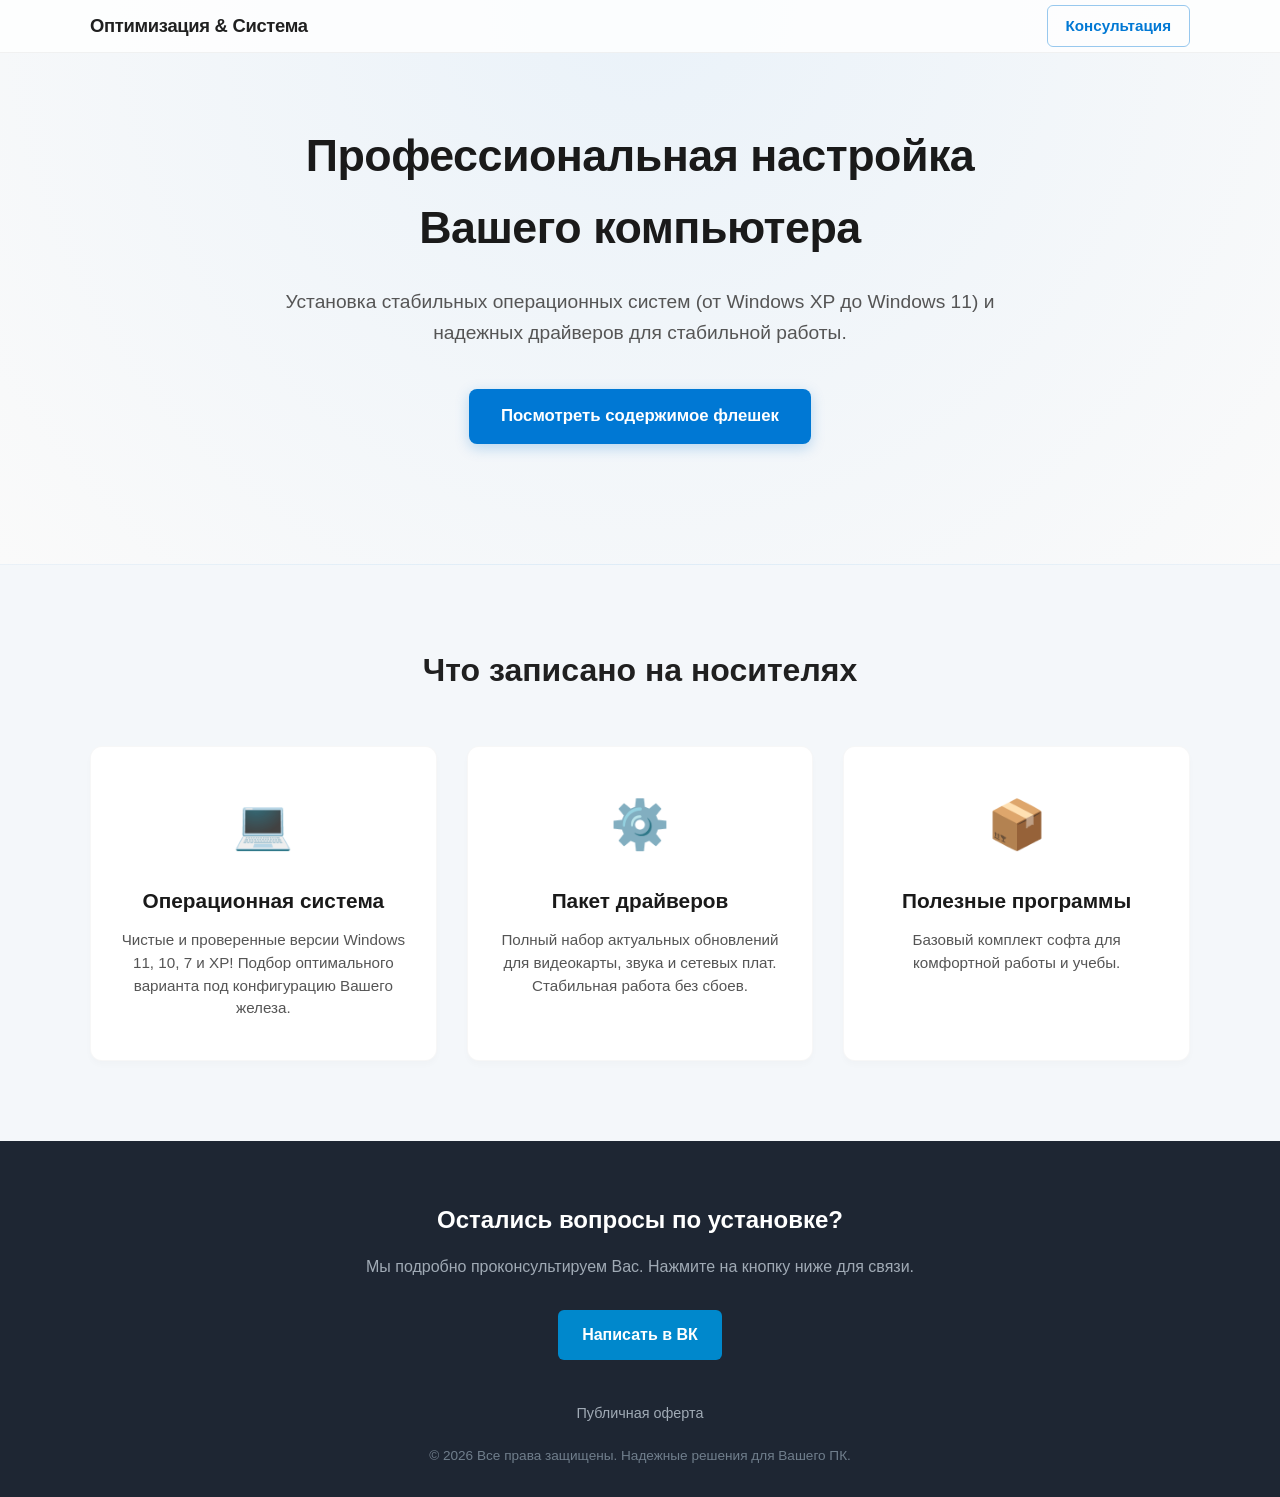
<file: index.html>
<!doctype html>
<html lang="ru">
  <head>
    <meta charset="UTF-8" />
    <meta name="viewport" content="width=device-width, initial-scale=1.0" />
    <title>Настройка Вашего ПК — Установка ОС и драйверов</title>
    <link rel="stylesheet" href="style.css" />
  </head>
  <body>
    <!-- Навигация (Шапка) -->
    <header class="header">
      <div class="container header-inner">
        <div class="logo">Оптимизация & Система</div>
        <a href="#contacts" class="btn-nav">Консультация</a>
      </div>
    </header>

    <!-- Главный экран (Hero) -->
    <section class="hero">
      <div class="container hero-inner">
        <h1 class="hero-title">Профессиональная настройка Вашего компьютера</h1>
        <p class="hero-subtitle">
          Установка стабильных операционных систем (от Windows XP до Windows 11)
          и надежных драйверов для стабильной работы.
        </p>
        <a href="#services" class="btn-main">Посмотреть содержимое флешек</a>
      </div>
    </section>

    <!-- Блок услуг (Сетка карточек) -->
    <section id="services" class="services">
      <div class="container">
        <h2 class="section-title">Что записано на носителях</h2>
        <div class="services-grid">
          <!-- Карточка 1 -->
          <div class="card">
            <div class="card-icon">💻</div>
            <h3 class="card-title">Операционная система</h3>
            <p class="card-text">
              Чистые и проверенные версии Windows 11, 10, 7 и XP! Подбор
              оптимального варианта под конфигурацию Вашего железа.
            </p>
          </div>

          <!-- Карточка 2 -->
          <div class="card">
            <div class="card-icon">⚙️</div>
            <h3 class="card-title">Пакет драйверов</h3>
            <p class="card-text">
              Полный набор актуальных обновлений для видеокарты, звука и сетевых
              плат. Стабильная работа без сбоев.
            </p>
          </div>

          <!-- Карточка 3 -->
          <div class="card">
            <div class="card-icon">📦</div>
            <h3 class="card-title">Полезные программы</h3>
            <p class="card-text">
              Базовый комплект софта для комфортной работы и учебы.
            </p>
          </div>
        </div>
      </div>
    </section>

    <!-- Контакты (Подвал) -->
    <footer id="contacts" class="footer">
      <div class="container footer-inner">
        <h2 class="footer-title">Остались вопросы по установке?</h2>
        <p class="footer-subtitle">
          Мы подробно проконсультируем Вас. Нажмите на кнопку ниже для связи.
        </p>
        <a href="https://vk.com/webflash_service" target="_blank" class="btn-tg"
          >Написать в ВК</a
        >

        <p style="margin-bottom: 20px">
          <a
            href="oferta.html"
            target="_blank"
            rel="noopener"
            style="
              color: #a0aab5;
              text-decoration: none;
              font-size: 0.9rem;
              transition: 0.2s;
            "
            onmouseover="this.style.color = '#ffffff'"
            onmouseout="this.style.color = '#a0aab5'"
            >Публичная оферта</a
          >
        </p>

        <p class="copyright">
          &copy; 2026 Все права защищены. Надежные решения для Вашего ПК.
        </p>
      </div>
    </footer>
    <script src="script.js"></script>
  </body>
</html>
</file>
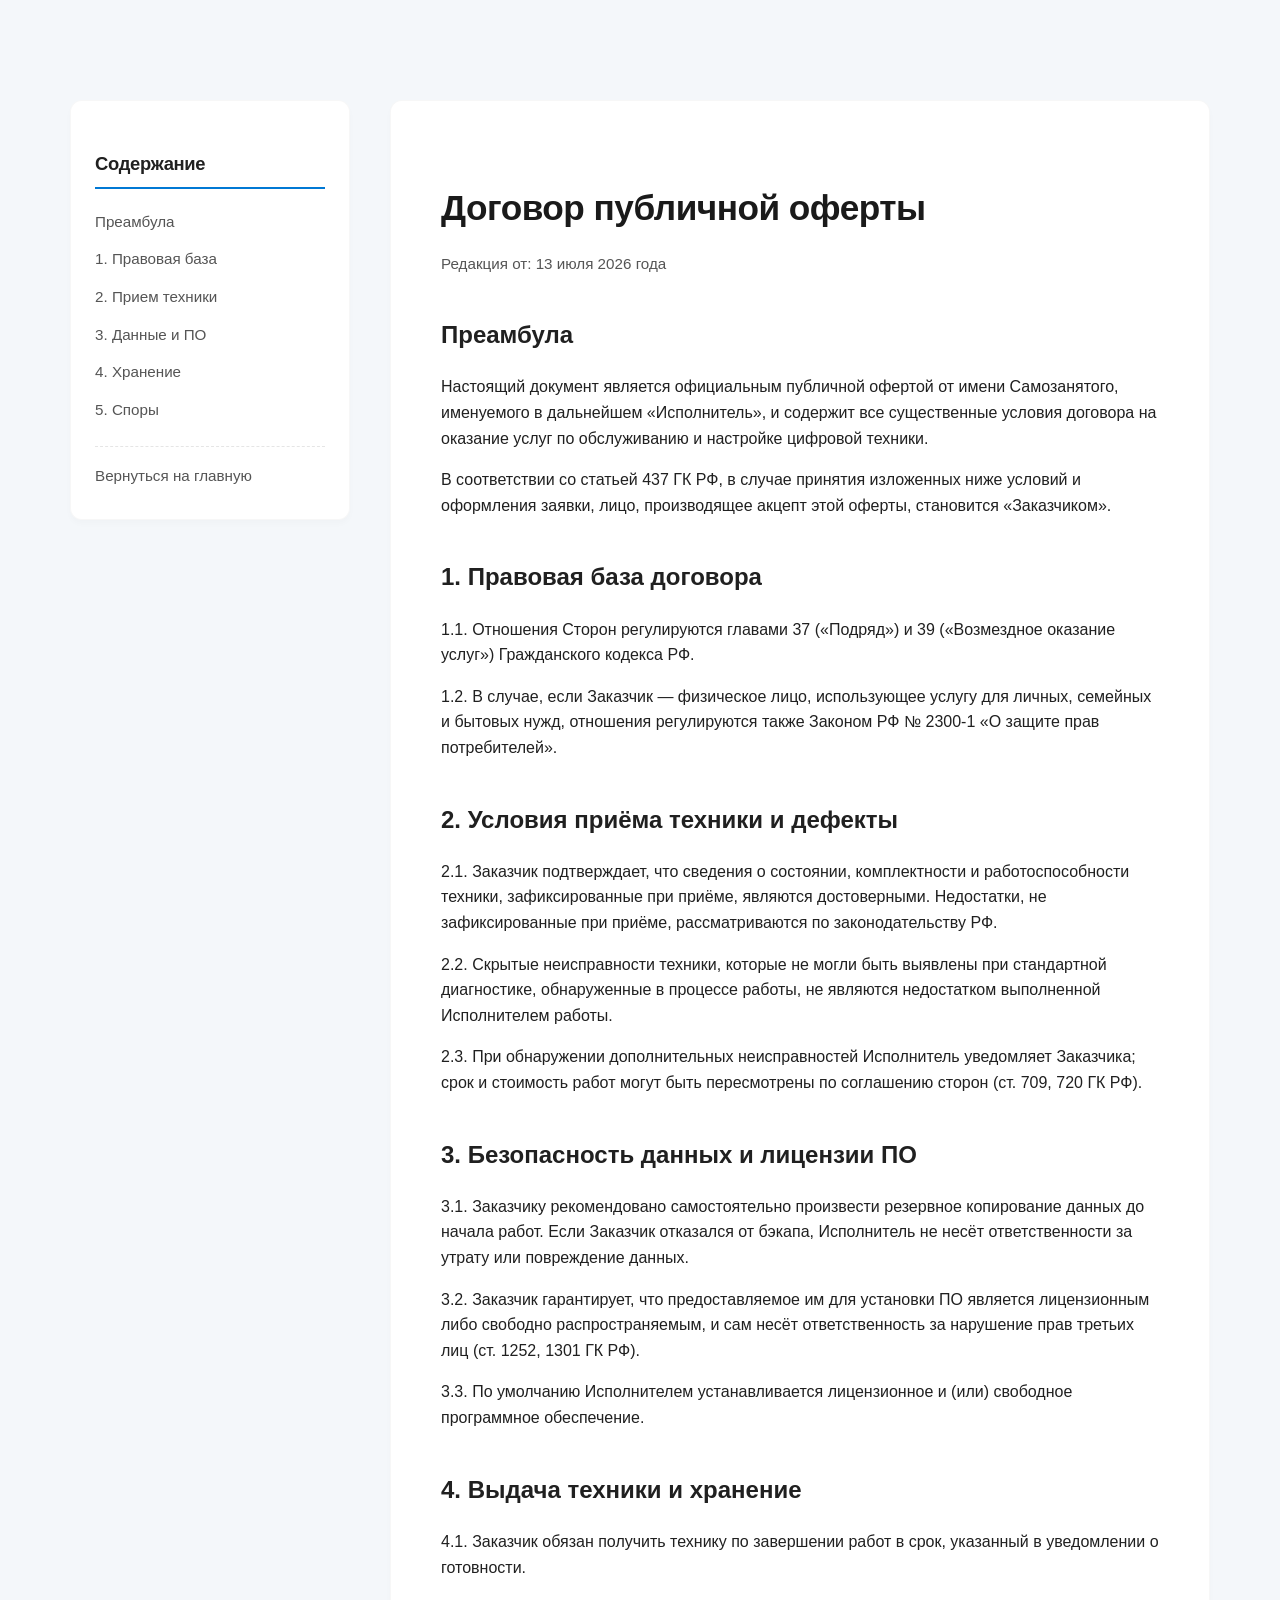
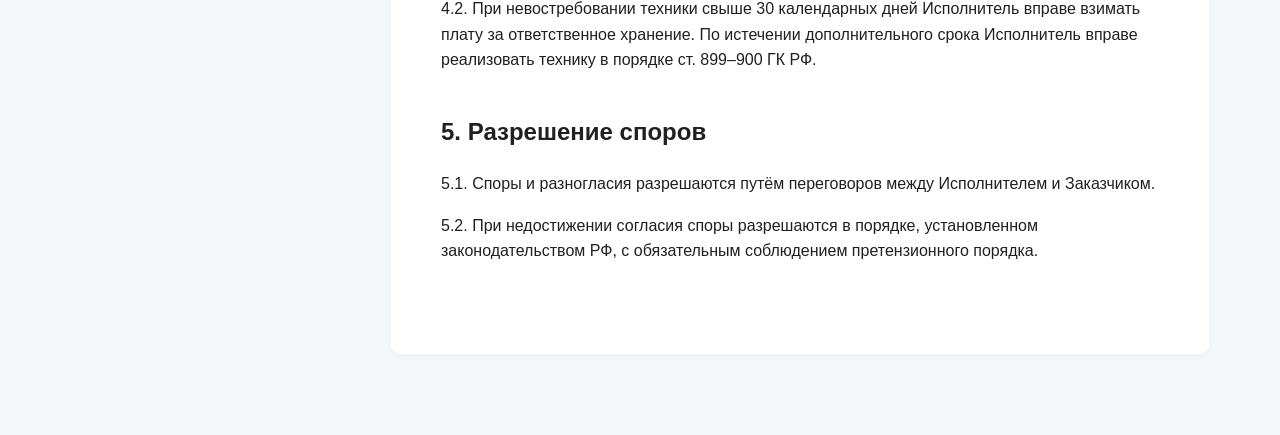
<file: oferta.html>
<!doctype html>
<html lang="ru">
  <head>
    <meta charset="UTF-8" />
    <meta name="viewport" content="width=device-width, initial-scale=1.0" />
    <title>Публичная оферта</title>
    <link rel="stylesheet" href="oferta_style.css" />
  </head>
  <body>

    <div class="container legal-wrapper">
      <div class="legal-grid">
      <nav class="sidebar">
        <h3>Содержание</h3>
        <ul>
          <li><a href="#preamble">Преамбула</a></li>
          <li><a href="#legal-base">1. Правовая база</a></li>
          <li><a href="#acceptance-rules">2. Прием техники</a></li>
          <li><a href="#data-software">3. Данные и ПО</a></li>
          <li><a href="#storage-rules">4. Хранение</a></li>
          <li><a href="#disputes">5. Споры</a></li>
        </ul>
        <div class="sidebar-footer">
          <a href="index.html" class="back-link">Вернуться на главную</a>
        </div>
      </nav>

      <!-- Основной текст -->
      <main class="content-box">
        <article>
          <h1>Договор публичной оферты</h1>
          <p class="doc-date">Редакция от: 13 июля 2026 года</p>

          <!-- Преамбула (База оферты) -->
          <section id="preamble">
            <h2>Преамбула</h2>
            <p>
              Настоящий документ является официальным публичной офертой
              от имени Самозанятого, именуемого в
              дальнейшем «Исполнитель», и содержит все существенные условия
              договора на оказание услуг по обслуживанию и настройке цифровой
              техники.
            </p>
            <p>
              В соответствии со статьей 437 ГК РФ, в случае принятия изложенных
              ниже условий и оформления заявки, лицо, производящее акцепт этой
              оферты, становится «Заказчиком».
            </p>
          </section>

          <!-- Раздел 1 -->
          <section id="legal-base">
            <h2>1. Правовая база договора</h2>
            <p>
              1.1. Отношения Сторон регулируются главами 37 («Подряд») и 39
              («Возмездное оказание услуг») Гражданского кодекса РФ.
            </p>
            <p>
              1.2. В случае, если Заказчик — физическое лицо, использующее
              услугу для личных, семейных и бытовых нужд, отношения регулируются
              также Законом РФ № 2300-1 «О защите прав потребителей».
            </p>
          </section>

          <!-- Раздел 2 -->
          <section id="acceptance-rules">
            <h2>2. Условия приёма техники и дефекты</h2>
            <p>
              2.1. Заказчик подтверждает, что сведения о состоянии,
              комплектности и работоспособности техники, зафиксированные при
              приёме, являются достоверными. Недостатки, не зафиксированные при
              приёме, рассматриваются по законодательству РФ.
            </p>
            <p>
              2.2. Скрытые неисправности техники, которые не могли быть выявлены
              при стандартной диагностике, обнаруженные в процессе работы, не
              являются недостатком выполненной Исполнителем работы.
            </p>
            <p>
              2.3. При обнаружении дополнительных неисправностей Исполнитель
              уведомляет Заказчика; срок и стоимость работ могут быть
              пересмотрены по соглашению сторон (ст. 709, 720 ГК РФ).
            </p>
          </section>

          <!-- Раздел 3 -->
          <section id="data-software">
            <h2>3. Безопасность данных и лицензии ПО</h2>
            <p>
              3.1. Заказчику рекомендовано самостоятельно произвести резервное
              копирование данных до начала работ. Если Заказчик отказался от
              бэкапа, Исполнитель не несёт ответственности за утрату или
              повреждение данных.
            </p>
            <p>
              3.2. Заказчик гарантирует, что предоставляемое им для установки ПО
              является лицензионным либо свободно распространяемым, и сам несёт
              ответственность за нарушение прав третьих лиц (ст. 1252, 1301 ГК
              РФ).
            </p>
            <p>
              3.3. По умолчанию Исполнителем устанавливается лицензионное и
              (или) свободное программное обеспечение.
            </p>
          </section>

          <!-- Раздел 4 -->
          <section id="storage-rules">
            <h2>4. Выдача техники и хранение</h2>
            <p>
              4.1. Заказчик обязан получить технику по завершении работ в срок,
              указанный в уведомлении о готовности.
            </p>
            <p>
              4.2. При невостребовании техники свыше 30 календарных дней
              Исполнитель вправе взимать плату за ответственное хранение. По
              истечении дополнительного срока Исполнитель вправе реализовать
              технику в порядке ст. 899–900 ГК РФ.
            </p>
          </section>

          <!-- Раздел 5 -->
          <section id="disputes">
            <h2>5. Разрешение споров</h2>
            <p>
              5.1. Споры и разногласия разрешаются путём переговоров между
              Исполнителем и Заказчиком.
            </p>
            <p>
              5.2. При недостижении согласия споры разрешаются в порядке,
              установленном законодательством РФ, с обязательным соблюдением
              претензионного порядка.
            </p>
          </section>
        </article>
      </main>
    </div>
  </body>
</html>
</file>
<file: style.css>
/* СБРОС СТИЛЕЙ И СИСТЕМНЫЕ НАСТРОЙКИ */
* {
  box-sizing: border-box;
  margin: 0;
  padding: 0;
}

:root {
  --bg-main: #f4f7fa; /* Мягкий светлый фон */
  --bg-card: #ffffff; /* Белые карточки */
  --color-primary: #0078d4; /* Синий акцент Windows 11 */
  --color-hover: #005a9e; /* Темно-синий для ховеров */
  --color-text: #202020; /* Темный текст */
  --color-muted: #555555; /* Серый текст для подзаголовков */
  --font-stack:
    -apple-system, BlinkMacSystemFont, "Segoe UI", Roboto, sans-serif;
}

html {
  scroll-behavior: smooth;
}

body {
  font-family: var(--font-stack);
  background-color: var(--bg-main);
  color: var(--color-text);
  line-height: 1.6;
}

.container {
  max-width: 1140px;
  margin: 0 auto;
  padding: 0 20px;
}

/* ШАПКА */
.header {
  position: fixed;
  top: 0;
  left: 0;
  width: 100%;
  background-color: rgba(255, 255, 255, 0.8);
  background-filter: blur(12px);
  -webkit-backdrop-filter: blur(12px);
  border-bottom: 1px solid rgba(0, 0, 0, 0.05);
  padding: 5px 0;
  z-index: 100;
}

.header-inner {
  display: flex;
  justify-content: space-between;
  align-items: center;
}

.logo {
  font-size: 1.15rem;
  font-weight: 700;
  color: var(--color-text);
  letter-spacing: -0.3px;
  display: flex;
  align-items: center;
  gap: 8px;
}

.btn-nav {
  text-decoration: none;
  font-size: 0.95rem;
  font-weight: 600;
  color: var(--color-primary);
  border: 1.5px solid rgba(0, 120, 212, 0.4);
  padding: 8px 18px;
  border-radius: 6px;
  transition: all 0.2s ease-in-out;
}

.btn-nav:hover {
  border-color: var(--color-primary);
  background-color: var(--color-primary);
  color: #ffffff;
  transform: translateY(-1px);
}

/* ГЛАВНЫЙ ЭКРАН */
.hero {
  padding: 120px 0;
  text-align: center;
  background: radial-gradient(circle at top, #eaf2f9 0%, #fafafa 100%);
  border-bottom: 1px solid rgba(0, 120, 212, 0.05);
}

.hero-inner {
  max-width: 800px;
  margin: 0 auto;
}

.hero-title {
  font-size: 2.8rem;
  font-weight: 800;
  margin-bottom: 20px;
  color: #1a1a1a;
  max-width: 800px;
  margin: 0 auto 24px auto;
  letter-spacing: -0.5px;
}

.hero-subtitle {
  font-size: 1.2rem;
  color: var(--color-muted);
  margin-bottom: 40px;
}

.btn-main {
  display: inline-block;
  text-decoration: none;
  background-color: var(--color-primary);
  color: #ffffff;
  padding: 14px 32px;
  border-radius: 8px;
  font-weight: 600;
  font-size: 1.05rem;
  box-shadow: 0 4px 14px rgba(0, 120, 212, 0.25);
  transition: all 0.2s ease-in-out;
}

.btn-main:hover {
  background-color: #005a9e;
  box-shadow: 0 6px 20px rgba(0, 120, 212, 0.4);
  transform: translateY(-1px);
}

/* БЛОК С КАРТОЧКАМИ */
.services {
  padding: 80px 0;
}

.section-title {
  text-align: center;
  font-size: 2rem;
  margin-bottom: 50px;
}

/* Адаптивная сетка Grid */
.services-grid {
  display: grid;
  grid-template-columns: repeat(auto-fit, minmax(300px, 1fr));
  gap: 300px; /* Искусственно увеличили отступ, чтобы карточки были разделены при скролле (под анимацию) */
  gap: 30px; /* Нормальный рабочий отступ */
}

.card {
  background-color: var(--bg-card);
  padding: 40px 30px;
  border-radius: 12px;
  box-shadow: 0 4px 6px rgba(0, 0, 0, 0.02);
  border: 1px solid rgba(0, 0, 0, 0.03);
  text-align: center;

  opacity: 0;
  transform: translateY(40px);
  transition:
    opacity 0.8s cubic-bezier(0.16, 1, 0.3, 1),
    transform 0.8s cubic-bezier(0.16, 1, 0.3, 1);
}

.card.visible {
  opacity: 1;
  transform: translateY(0);
}

.card-icon {
  font-size: 3rem;
  margin-bottom: 20px;
  display: inline-block;
  transition:
    transform 0,
    3s ease;
}

.card-title {
  font-size: 1.3rem;
  font-weight: 700;
  color: #1a1a1a;
  margin-bottom: 12px;
}

.card-text {
  line-height: 1.5;
  color: var(--color-muted);
  font-size: 0.95rem;
}

.card:hover {
  transform: translateY(-4px);
  border-color: rgba(0, 120, 212, 0.3);
  box-shadow: 0 12px 24px rgba(0, 120, 212, 0.08);
}

.card:hover .card-icon {
  transform: scale(1.1);
}

/* ПОДВАЛ */
.footer {
  background-color: #1e2633;
  color: white;
  padding: 60px 0 30px;
  text-align: center;
}

.footer-inner {
  max-width: 600px;
  margin: 0 auto;
}

.footer-title {
  margin-bottom: 15px;
}

.footer-subtitle {
  color: #a0aab5;
  margin-bottom: 30px;
}

.btn-tg {
  display: inline-block;
  text-decoration: none;
  background-color: #0088cc;
  color: white;
  padding: 12px 24px;
  border-radius: 6px;
  font-weight: 600;
  margin-bottom: 40px;
  transition: 0.2s;
}

.btn-tg:hover {
  background-color: #0077b3;
}

.copyright {
  color: #707e8c;
  font-size: 0.85rem;
}

/* МОБИЛЬНАЯ АДАПТАЦИЯ (Для QR-кода) */
@media (max-width: 768px) {
  .hero-title {
    font-size: 1.8rem;
  }
  .hero-subtitle {
    font-size: 1rem;
  }
  .hero {
    padding: 60px 0;
  }
  .services {
    padding: 50px 0;
  }
}
</file>
<file: oferta_style.css>
:root {
  --bg-main: #f4f7fa;        /* Мягкий светлый фон */
  --bg-card: #ffffff;        /* Белые карточки / блоки */
  --color-primary: #0078d4;   /* Синий акцент Windows 11 */
  --color-hover: #005a9e;     /* Темно-синий для ховеров */
  --color-text: #202020;      /* Темный текст */
  --color-muted: #555555;     /* Серый текст для подзаголовков */
  --font-stack: -apple-system, BlinkMacSystemFont, "Segoe UI", Roboto, sans-serif;
}

html {
  scroll-behavior: smooth;
}

body {
  font-family: var(--font-stack);
  background-color: var(--bg-main);
  color: var(--color-text);
  line-height: 1.6;
  margin: 0;
  padding: 0;
}

.container {
  max-width: 1140px;
  margin: 0 auto;
  padding: 0 20px;
}

.legal-wrapper {
  padding-top: 100px;
  padding-bottom: 80px;
}

/* Сетка: Сайдбар + Текст договора */
.legal-grid {
  display: grid;
  grid-template-columns: 280px 1fr;
  gap: 40px;
  align-items: start;
}

.sidebar {
  background-color: var(--bg-card);
  padding: 30px 24px;
  border-radius: 12px;
  box-shadow: 0 4px 6px rgba(0, 0, 0, 0.02);
  border: 1px solid rgba(0, 0, 0, 0.03);
  position: sticky;
  top: 100px;
}

.sidebar h3 {
  font-size: 1.15rem;
  font-weight: 700;
  color: var(--color-text);
  margin-bottom: 20px;
  border-bottom: 2px solid var(--color-primary);
  padding-bottom: 8px;
  letter-spacing: -0.3px;
}

.sidebar ul {
  list-style: none;
  padding: 0;
  margin: 0;
}

.sidebar li {
  margin-bottom: 12px;
}

.sidebar a {
  text-decoration: none;
  font-size: 0.95rem;
  color: var(--color-muted);
  transition: color 0.2s ease;
  display: inline-block;
}

.sidebar a:hover {
  color: var(--color-primary);
  text-decoration: underline;
}

.sidebar-footer {
  margin-top: 24px;
  padding-top: 16px;
  border-top: 1px dashed rgba(0, 0, 0, 0.1);
}

.content-box {
  background-color: var(--bg-card);
  padding: 50px;
  border-radius: 12px;
  box-shadow: 0 4px 6px rgba(0, 0, 0, 0.02);
  border: 1px solid rgba(0, 0, 0, 0.03);
}

.content-box h1 {
  font-size: 2.2rem;
  font-weight: 800;
  color: #1a1a1a;
  margin-bottom: 10px;
  letter-spacing: -0.5px;
}

.doc-date {
  font-size: 0.95rem;
  color: var(--color-muted);
  margin-bottom: 40px;
}

section {
  margin-bottom: 40px;
  scroll-margin-top: 110px;

section h2 {
  font-size: 1.3rem;
  font-weight: 700;
  color: var(--color-primary);
  margin-bottom: 16px;
  border-bottom: 1px solid rgba(0, 0, 0, 0.05);
  padding-bottom: 6px;
}

section p {
  font-size: 1rem;
  color: var(--color-text);
  margin-bottom: 14px;
  text-align: justify;
}

section strong {
  color: #000000;
}

@media (max-width: 900px) {
  .legal-grid {
    grid-template-columns: 1fr;
    gap: 30px;
  }

  .sidebar {
    position: static;
    width: 100%;
  }

  .content-box {
    padding: 30px 20px;
  }

  .content-box h1 {
    font-size: 1.7rem;
  }
}
</file>
